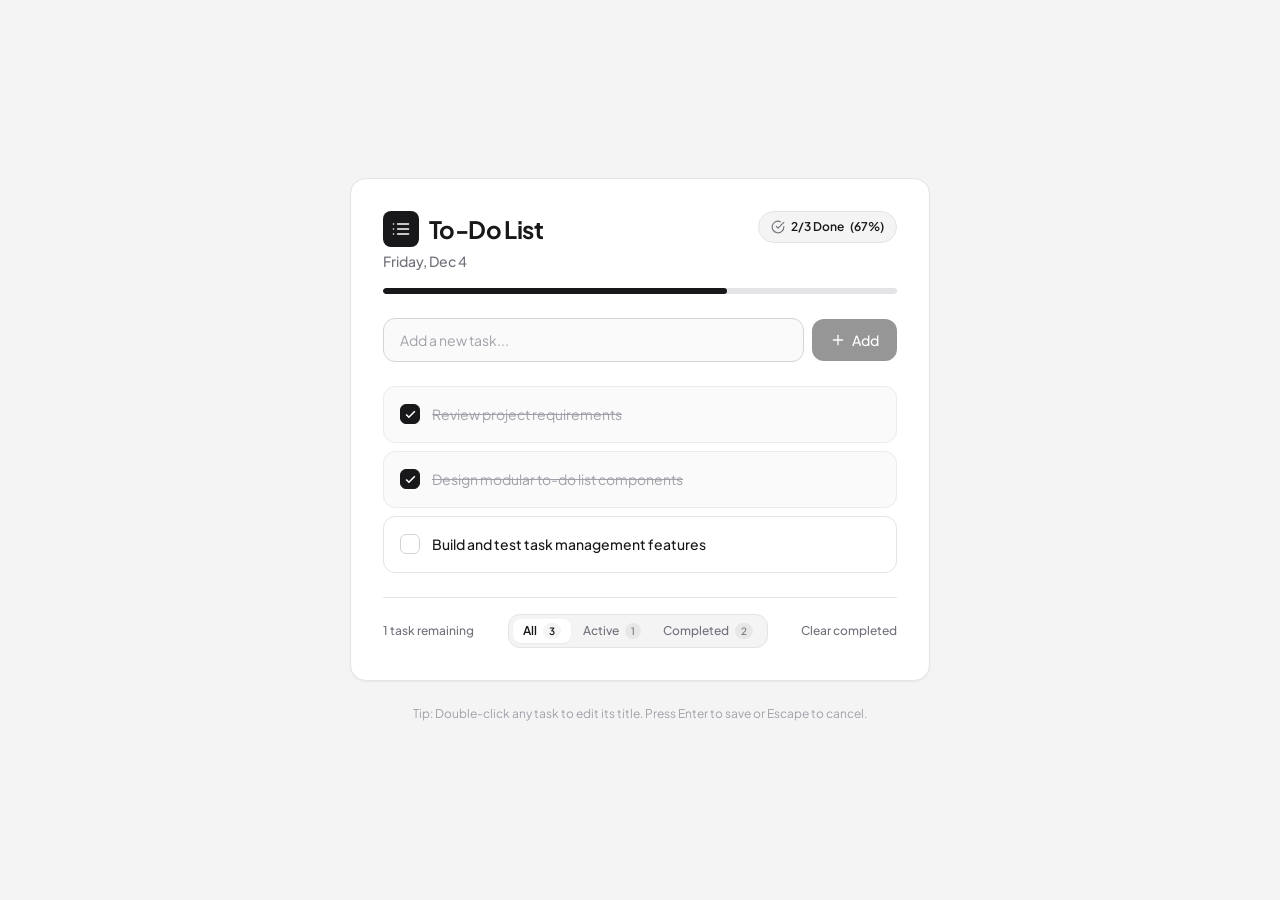
<file: public/standalone.html>
<!DOCTYPE html>
<html lang="en">
<head>
  <meta charset="UTF-8">
  <meta name="viewport" content="width=device-width, initial-scale=1.0">
  <title>To-Do List | Task Manager</title>
  <meta name="description" content="A clean, responsive, and modular task management web application built with vanilla HTML5, CSS3, and modern JavaScript.">
  
  <link rel="preconnect" href="https://fonts.googleapis.com">
  <link rel="preconnect" href="https://fonts.gstatic.com" crossorigin>
  <link href="https://fonts.googleapis.com/css2?family=Plus+Jakarta+Sans:wght@400;500;600;700&display=swap" rel="stylesheet">
  <link rel="stylesheet" href="/style.css">
</head>
<body>

  <main class="app-container">
    <div id="todo-app-card" class="todo-card">
      
      <!-- Header Section -->
      <header id="todo-header" class="todo-header">
        <div class="header-top">
          <div>
            <div class="header-title-group">
              <div class="header-icon-box" aria-hidden="true">
                <svg viewBox="0 0 24 24" fill="none" stroke="currentColor" stroke-width="2" stroke-linecap="round" stroke-linejoin="round">
                  <line x1="8" y1="6" x2="21" y2="6"></line>
                  <line x1="8" y1="12" x2="21" y2="12"></line>
                  <line x1="8" y1="18" x2="21" y2="18"></line>
                  <line x1="3" y1="6" x2="3.01" y2="6"></line>
                  <line x1="3" y1="12" x2="3.01" y2="12"></line>
                  <line x1="3" y1="18" x2="3.01" y2="18"></line>
                </svg>
              </div>
              <h1 id="todo-app-title" class="app-title">To-Do List</h1>
            </div>
            <p id="current-date" class="current-date">Loading date...</p>
          </div>

          <!-- Progress Pill -->
          <div id="progress-pill" class="progress-pill" style="display: none;">
            <svg viewBox="0 0 24 24" fill="none" stroke="currentColor" stroke-width="2" stroke-linecap="round" stroke-linejoin="round">
              <path d="M22 11.08V12a10 10 0 1 1-5.93-9.14"></path>
              <polyline points="22 4 12 14.01 9 11.01"></polyline>
            </svg>
            <span id="progress-count">0/0 Done</span>
            <span id="progress-percent">(0%)</span>
          </div>
        </div>

        <!-- Animated Progress Bar -->
        <div id="progress-track" class="progress-track" style="display: none;">
          <div id="progress-fill" class="progress-fill"></div>
        </div>
      </header>

      <!-- Task Input Form -->
      <form id="todo-form" class="todo-form" autocomplete="off">
        <div class="input-wrapper">
          <input
            id="todo-input"
            class="todo-input"
            type="text"
            placeholder="Add a new task..."
            aria-label="New task title"
            required
          >
        </div>
        <button id="btn-add" class="btn-add" type="submit" disabled aria-label="Add task">
          <svg viewBox="0 0 24 24" fill="none" stroke="currentColor" stroke-width="2" stroke-linecap="round" stroke-linejoin="round">
            <line x1="12" y1="5" x2="12" y2="19"></line>
            <line x1="5" y1="12" x2="19" y2="12"></line>
          </svg>
          <span>Add</span>
        </button>
      </form>

      <!-- Task List Container -->
      <ul id="todo-list" class="todo-list" aria-live="polite"></ul>

      <!-- Contextual Empty State -->
      <div id="empty-state" class="empty-state" style="display: none;"></div>

      <!-- Footer / Filter Bar -->
      <footer id="todo-footer" class="todo-footer" style="display: none;">
        <div id="tasks-remaining" class="tasks-remaining">0 tasks remaining</div>

        <div id="filter-group" class="filter-group" role="tablist" aria-label="Task filters">
          <button id="filter-all-btn" class="btn-filter active" data-filter="all" type="button" role="tab" aria-selected="true">
            <span>All</span>
            <span id="count-all" class="filter-badge">0</span>
          </button>
          <button id="filter-active-btn" class="btn-filter" data-filter="active" type="button" role="tab" aria-selected="false">
            <span>Active</span>
            <span id="count-active" class="filter-badge">0</span>
          </button>
          <button id="filter-completed-btn" class="btn-filter" data-filter="completed" type="button" role="tab" aria-selected="false">
            <span>Completed</span>
            <span id="count-completed" class="filter-badge">0</span>
          </button>
        </div>

        <button id="btn-clear-completed" class="btn-clear-completed" type="button" style="display: none;">
          Clear completed
        </button>
      </footer>

    </div>

    <p class="app-tip">
      Tip: Double-click any task to edit its title. Press Enter to save or Escape to cancel.
    </p>
  </main>

  <script src="/script.js"></script>
</body>
</html>
</file>
<file: style.css>
/* ==========================================================================
   To-Do List Web Application - Main Stylesheet
   GitHub-Ready Vanilla CSS Implementation
   ========================================================================== */

:root {
  /* Color Palette */
  --bg-main: #f4f4f5;
  --card-bg: #ffffff;
  --text-primary: #18181b;
  --text-secondary: #71717a;
  --text-muted: #a1a1aa;
  
  --border-color: #e4e4e7;
  --border-focus: #18181b;
  
  --accent: #18181b;
  --accent-hover: #27272a;
  --accent-light: #f4f4f5;
  
  --success: #10b981;
  --success-bg: #ecfdf5;
  --danger: #ef4444;
  --danger-hover: #dc2626;
  --danger-bg: #fef2f2;
  
  /* Typography & Sizing */
  --font-family: 'Plus Jakarta Sans', -apple-system, BlinkMacSystemFont, 'Segoe UI', Roboto, sans-serif;
  --radius-sm: 8px;
  --radius-md: 12px;
  --radius-lg: 16px;
  --radius-pill: 9999px;
  
  /* Shadows */
  --shadow-sm: 0 1px 2px 0 rgba(0, 0, 0, 0.05);
  --shadow-md: 0 4px 6px -1px rgba(0, 0, 0, 0.05), 0 2px 4px -2px rgba(0, 0, 0, 0.05);
  --shadow-lg: 0 10px 15px -3px rgba(0, 0, 0, 0.04), 0 4px 6px -4px rgba(0, 0, 0, 0.02);
  
  /* Transitions */
  --transition-fast: 150ms cubic-bezier(0.4, 0, 0.2, 1);
  --transition-normal: 250ms cubic-bezier(0.4, 0, 0.2, 1);
}

/* Reset & Box Sizing */
*, *::before, *::after {
  box-sizing: border-box;
  margin: 0;
  padding: 0;
}

body {
  font-family: var(--font-family);
  background-color: var(--bg-main);
  color: var(--text-primary);
  line-height: 1.5;
  min-height: 100vh;
  display: flex;
  flex-direction: column;
  align-items: center;
  justify-content: center;
  padding: 1.5rem 1rem;
  -webkit-font-smoothing: antialiased;
  -moz-osx-font-smoothing: grayscale;
}

/* App Wrapper */
.app-container {
  width: 100%;
  max-width: 580px;
  margin: 0 auto;
}

/* Main Card */
.todo-card {
  background-color: var(--card-bg);
  border-radius: var(--radius-lg);
  border: 1px solid var(--border-color);
  box-shadow: var(--shadow-sm);
  padding: 2rem;
  transition: box-shadow var(--transition-normal);
}

.todo-card:hover {
  box-shadow: var(--shadow-md);
}

/* Header */
.todo-header {
  margin-bottom: 1.5rem;
}

.header-top {
  display: flex;
  align-items: flex-start;
  justify-content: space-between;
  gap: 1rem;
}

.header-title-group {
  display: flex;
  align-items: center;
  gap: 0.625rem;
  margin-bottom: 0.25rem;
}

.header-icon-box {
  display: flex;
  align-items: center;
  justify-content: center;
  width: 36px;
  height: 36px;
  background-color: var(--accent);
  color: #ffffff;
  border-radius: var(--radius-sm);
}

.header-icon-box svg {
  width: 20px;
  height: 20px;
}

h1.app-title {
  font-size: 1.5rem;
  font-weight: 700;
  letter-spacing: -0.025em;
  color: var(--text-primary);
}

.current-date {
  font-size: 0.875rem;
  font-weight: 500;
  color: var(--text-secondary);
}

/* Progress Pill & Bar */
.progress-pill {
  display: inline-flex;
  align-items: center;
  gap: 0.375rem;
  padding: 0.375rem 0.75rem;
  background-color: var(--accent-light);
  border: 1px solid var(--border-color);
  border-radius: var(--radius-pill);
  font-size: 0.75rem;
  font-weight: 600;
  color: var(--text-primary);
  white-space: nowrap;
}

.progress-pill svg {
  width: 14px;
  height: 14px;
  color: var(--text-secondary);
}

.progress-track {
  width: 100%;
  height: 6px;
  background-color: var(--border-color);
  border-radius: var(--radius-pill);
  overflow: hidden;
  margin-top: 1rem;
}

.progress-fill {
  height: 100%;
  background-color: var(--accent);
  border-radius: var(--radius-pill);
  transition: width var(--transition-normal);
  width: 0%;
}

/* Input Form */
.todo-form {
  display: flex;
  align-items: center;
  gap: 0.5rem;
  margin-bottom: 1.5rem;
}

.input-wrapper {
  flex: 1;
  position: relative;
}

.todo-input {
  width: 100%;
  padding: 0.75rem 1rem;
  font-family: inherit;
  font-size: 0.875rem;
  background-color: #fafafa;
  border: 1px solid #d4d4d8;
  border-radius: var(--radius-md);
  color: var(--text-primary);
  outline: none;
  transition: border-color var(--transition-fast), box-shadow var(--transition-fast), background-color var(--transition-fast);
}

.todo-input:focus {
  background-color: #ffffff;
  border-color: var(--accent);
  box-shadow: 0 0 0 3px rgba(24, 24, 27, 0.08);
}

.todo-input::placeholder {
  color: var(--text-muted);
}

.btn-add {
  display: inline-flex;
  align-items: center;
  justify-content: center;
  gap: 0.375rem;
  padding: 0.75rem 1.125rem;
  background-color: var(--accent);
  color: #ffffff;
  border: none;
  border-radius: var(--radius-md);
  font-family: inherit;
  font-size: 0.875rem;
  font-weight: 500;
  cursor: pointer;
  transition: background-color var(--transition-fast), transform var(--transition-fast), opacity var(--transition-fast);
  white-space: nowrap;
}

.btn-add:hover {
  background-color: var(--accent-hover);
}

.btn-add:active {
  transform: scale(0.98);
}

.btn-add:disabled {
  opacity: 0.45;
  cursor: not-allowed;
}

.btn-add svg {
  width: 16px;
  height: 16px;
}

/* Task List */
.todo-list {
  list-style: none;
  display: flex;
  flex-direction: column;
  gap: 0.5rem;
}

.todo-item {
  display: flex;
  align-items: center;
  justify-content: space-between;
  gap: 0.75rem;
  padding: 0.875rem 1rem;
  background-color: #ffffff;
  border: 1px solid var(--border-color);
  border-radius: var(--radius-md);
  transition: background-color var(--transition-fast), border-color var(--transition-fast), transform var(--transition-fast);
}

.todo-item:hover {
  border-color: #d4d4d8;
}

.todo-item.completed {
  background-color: #fafafa;
  border-color: #ebebeb;
}

.todo-item-content {
  display: flex;
  align-items: center;
  gap: 0.75rem;
  flex: 1;
  min-width: 0;
}

/* Custom Checkbox Button */
.btn-toggle {
  flex-shrink: 0;
  width: 20px;
  height: 20px;
  border-radius: 6px;
  border: 1.5px solid #d4d4d8;
  background-color: #ffffff;
  cursor: pointer;
  display: flex;
  align-items: center;
  justify-content: center;
  color: #ffffff;
  padding: 0;
  transition: all var(--transition-fast);
}

.btn-toggle:hover {
  border-color: var(--text-secondary);
}

.todo-item.completed .btn-toggle {
  background-color: var(--accent);
  border-color: var(--accent);
}

.btn-toggle svg {
  width: 13px;
  height: 13px;
  stroke-width: 3;
  display: none;
}

.todo-item.completed .btn-toggle svg {
  display: block;
}

/* Task Text & Edit Input */
.task-text {
  font-size: 0.875rem;
  font-weight: 500;
  color: var(--text-primary);
  word-break: break-word;
  cursor: pointer;
  user-select: none;
  transition: color var(--transition-fast);
}

.todo-item.completed .task-text {
  text-decoration: line-through;
  color: var(--text-muted);
  font-weight: 400;
}

.edit-input {
  flex: 1;
  font-family: inherit;
  font-size: 0.875rem;
  padding: 0.25rem 0.5rem;
  background-color: #f4f4f5;
  border: 1px solid #d4d4d8;
  border-radius: var(--radius-sm);
  color: var(--text-primary);
  outline: none;
}

.edit-input:focus {
  border-color: var(--accent);
}

/* Action Buttons */
.item-actions {
  display: flex;
  align-items: center;
  gap: 0.25rem;
  opacity: 0.85;
  transition: opacity var(--transition-fast);
}

@media (min-width: 640px) {
  .item-actions {
    opacity: 0;
  }
  .todo-item:hover .item-actions {
    opacity: 1;
  }
}

.btn-action {
  background: none;
  border: none;
  color: var(--text-muted);
  padding: 0.375rem;
  border-radius: var(--radius-sm);
  cursor: pointer;
  display: flex;
  align-items: center;
  justify-content: center;
  transition: all var(--transition-fast);
}

.btn-action:hover {
  background-color: var(--accent-light);
  color: var(--text-primary);
}

.btn-action.btn-delete:hover {
  background-color: var(--danger-bg);
  color: var(--danger);
}

.btn-action svg {
  width: 15px;
  height: 15px;
}

/* Empty State */
.empty-state {
  display: flex;
  flex-direction: column;
  align-items: center;
  justify-content: center;
  padding: 3rem 1rem;
  text-align: center;
}

.empty-icon-box {
  width: 48px;
  height: 48px;
  border-radius: var(--radius-lg);
  background-color: var(--accent-light);
  display: flex;
  align-items: center;
  justify-content: center;
  color: var(--text-secondary);
  margin-bottom: 0.75rem;
}

.empty-state-title {
  font-size: 0.9375rem;
  font-weight: 600;
  color: var(--text-secondary);
}

.empty-state-desc {
  font-size: 0.75rem;
  color: var(--text-muted);
  margin-top: 0.25rem;
}

/* Footer / Filter Bar */
.todo-footer {
  margin-top: 1.5rem;
  padding-top: 1rem;
  border-top: 1px solid var(--border-color);
  display: flex;
  flex-direction: column;
  align-items: center;
  justify-content: space-between;
  gap: 0.875rem;
  font-size: 0.75rem;
  color: var(--text-secondary);
}

@media (min-width: 640px) {
  .todo-footer {
    flex-direction: row;
  }
}

.tasks-remaining {
  font-weight: 500;
  color: var(--text-secondary);
}

.filter-group {
  display: flex;
  align-items: center;
  background-color: var(--accent-light);
  border: 1px solid var(--border-color);
  border-radius: var(--radius-md);
  padding: 0.25rem;
  gap: 0.125rem;
}

.btn-filter {
  background: none;
  border: none;
  font-family: inherit;
  font-size: 0.75rem;
  font-weight: 500;
  color: var(--text-secondary);
  padding: 0.25rem 0.625rem;
  border-radius: var(--radius-sm);
  cursor: pointer;
  display: flex;
  align-items: center;
  gap: 0.375rem;
  transition: all var(--transition-fast);
}

.btn-filter:hover {
  color: var(--text-primary);
  background-color: rgba(0, 0, 0, 0.03);
}

.btn-filter.active {
  background-color: #ffffff;
  color: var(--text-primary);
  font-weight: 600;
  box-shadow: 0 1px 2px rgba(0, 0, 0, 0.04);
}

.filter-badge {
  font-size: 0.625rem;
  padding: 0.125rem 0.375rem;
  border-radius: var(--radius-pill);
  background-color: rgba(0, 0, 0, 0.05);
  color: var(--text-secondary);
}

.btn-filter.active .filter-badge {
  background-color: var(--accent-light);
  color: var(--text-primary);
}

.btn-clear-completed {
  background: none;
  border: none;
  font-family: inherit;
  font-size: 0.75rem;
  font-weight: 500;
  color: var(--text-secondary);
  cursor: pointer;
  transition: color var(--transition-fast);
}

.btn-clear-completed:hover {
  color: var(--danger);
  text-decoration: underline;
}

/* Helper Tip */
.app-tip {
  text-align: center;
  font-size: 0.75rem;
  color: var(--text-muted);
  margin-top: 1.5rem;
  user-select: none;
}
</file>
